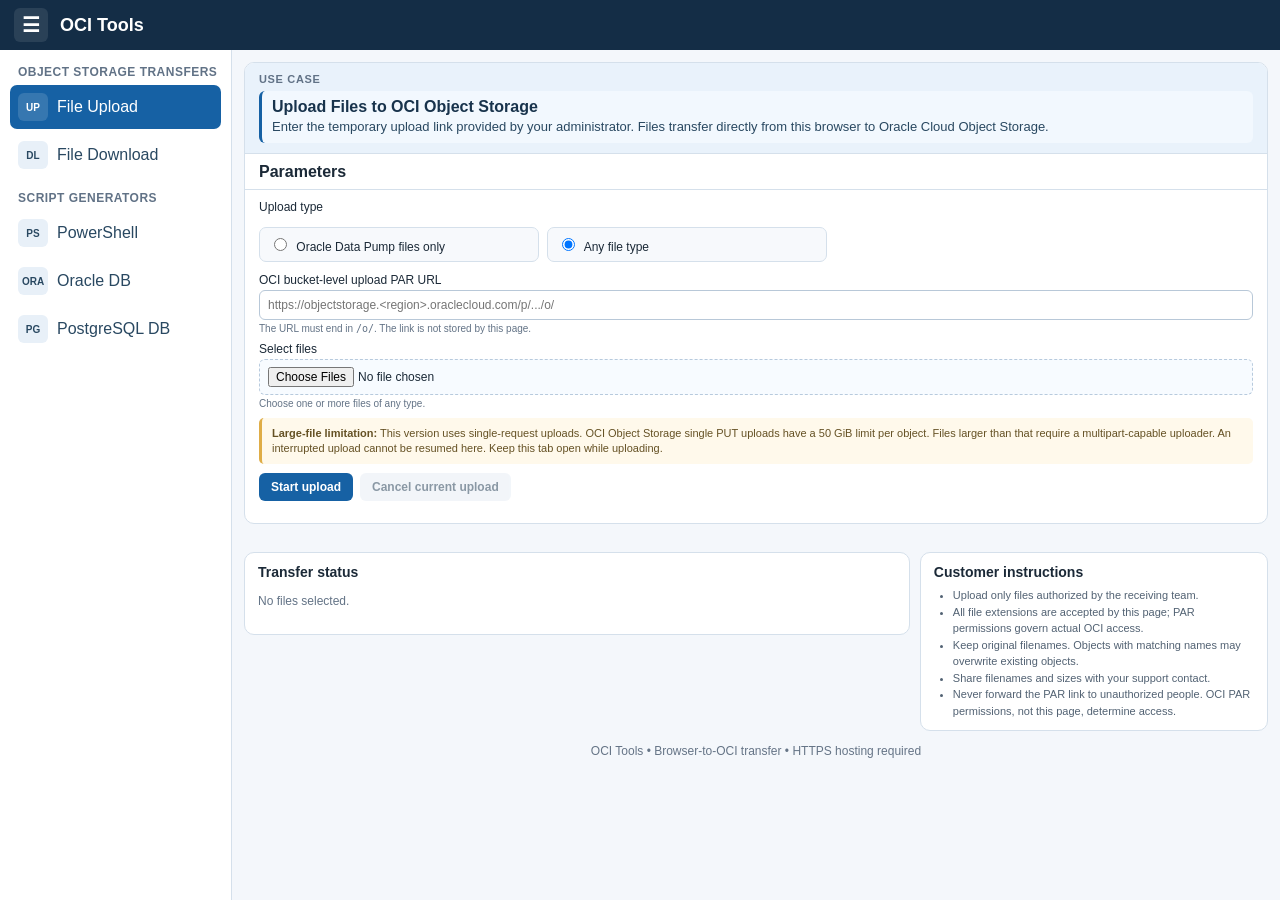
<file: index.html>
<!doctype html>
<html lang="en"><head><meta charset="utf-8"><meta name="viewport" content="width=device-width,initial-scale=1"><title>OCI Tools</title><meta http-equiv="refresh" content="0; url=file-uploads/"><script>location.replace('file-uploads/')</script></head><body><p>Opening <a href="file-uploads/">OCI Tools</a>…</p></body></html>
</file>
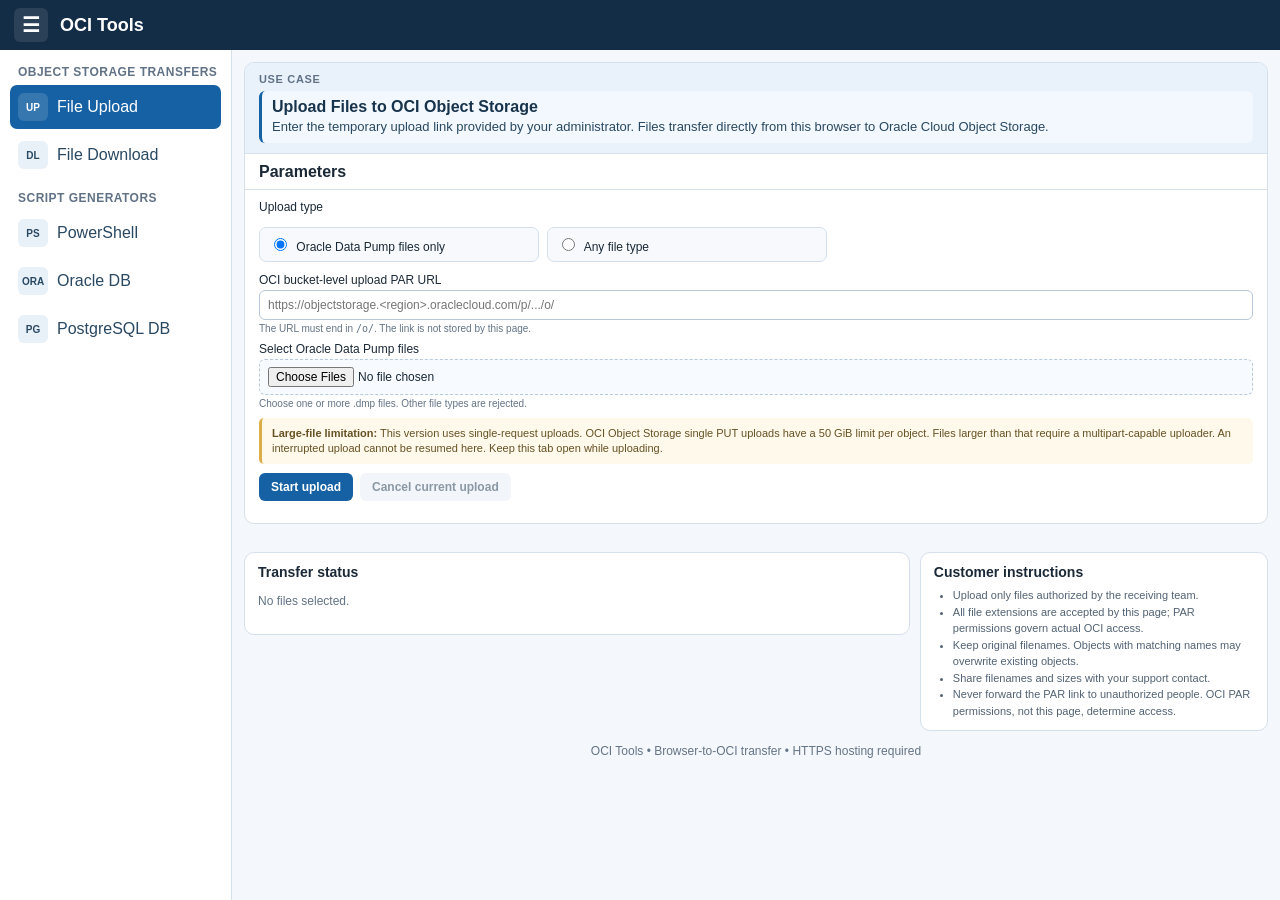
<file: dump-upload/index.html>
<!doctype html>
<html lang="en"><head><meta charset="utf-8"><meta name="viewport" content="width=device-width,initial-scale=1"><title>OCI Tools | File Upload</title><meta http-equiv="refresh" content="0; url=../file-uploads/?mode=dump"><script>location.replace('../file-uploads/?mode=dump')</script></head><body><p>Opening <a href="../file-uploads/?mode=dump">dump-file upload</a>…</p></body></html>
</file>
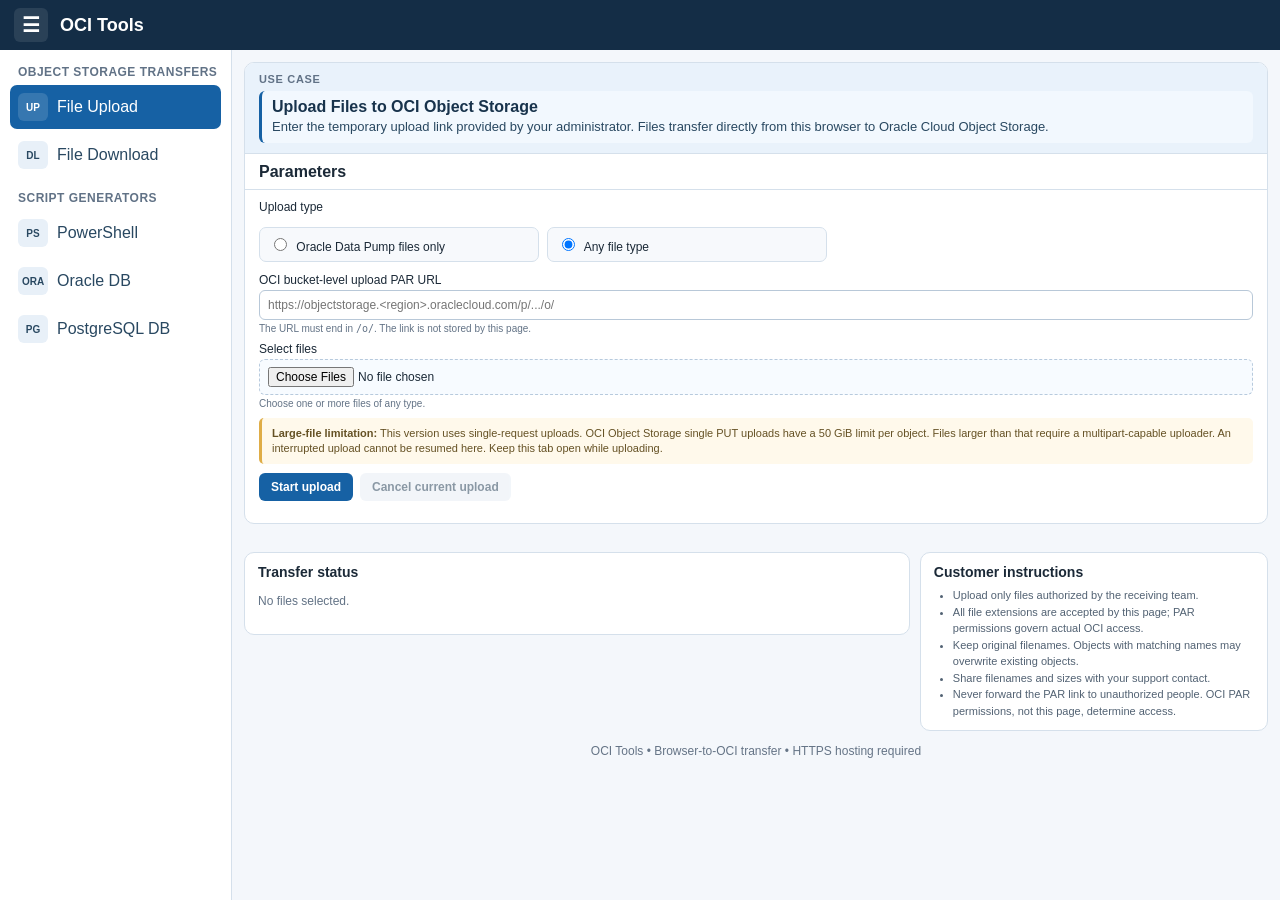
<file: file-uploads/index.html>
<!DOCTYPE html>
<html lang="en"><head><meta charset="utf-8"><meta name="viewport" content="width=device-width,initial-scale=1"><title>OCI Tools | File Uploads</title><style>
:root{font-family:Inter,Segoe UI,Arial,sans-serif;color:#1b2937;background:#f4f7fb}*{box-sizing:border-box}body{margin:0}.top{background:#142d46;color:white;padding:23px max(22px,calc((100vw - 850px)/2))}.brand{font-size:24px;font-weight:750;letter-spacing:.3px}.top small{color:#c9d7e4}.wrap{max-width:850px;margin:28px auto;padding:0 16px}.panel{background:white;border:1px solid #dce5ef;border-radius:14px;padding:26px;box-shadow:0 8px 25px #17344d0c;margin-bottom:18px}h1{font-size:23px;margin:0 0 8px}h2{font-size:17px;margin:0 0 12px}p{color:#526273;line-height:1.55}label{display:block;font-weight:650;margin:15px 0 7px;font-size:14px}input[type=url]{width:100%;padding:13px;border:1px solid #b8c8d8;border-radius:8px;font-size:14px}input:focus{outline:2px solid #4d9dd6}input[type=file]{width:100%;padding:18px;border:2px dashed #b7cadd;border-radius:9px;background:#f7fbff}.hint{font-size:12px;color:#637386;margin:7px 0}.note{border-left:3px solid #dfad47;background:#fff9eb;padding:12px 14px;color:#655124;border-radius:5px;font-size:13px;margin-top:18px}.actions{display:flex;gap:10px;flex-wrap:wrap;margin-top:20px}button{border:0;border-radius:8px;padding:12px 19px;background:#1661a4;color:white;font-weight:650;cursor:pointer}button.secondary{background:#e6edf5;color:#18334c}button:disabled{opacity:.5;cursor:not-allowed}.file{border:1px solid #e2e9f1;border-radius:9px;padding:13px;margin-top:10px}.filetop{display:flex;justify-content:space-between;gap:12px;word-break:break-word}.muted{color:#637386;font-size:12px}.bar{height:8px;background:#e6edf4;border-radius:9px;margin:10px 0;overflow:hidden}.fill{height:100%;background:#247ab8;width:0%;transition:width .2s}.status{font-size:12px;color:#536a7e;white-space:pre-wrap}.success{color:#137147}.error{color:#af3232}.footer{font-size:12px;color:#657486;text-align:center;padding:8px 0 24px}code{overflow-wrap:anywhere}ul{color:#526273;line-height:1.65}@media(max-width:600px){.panel{padding:18px}.top{padding:18px}}
</style></head><body><header class="top"><a href="../" style="color:white;text-decoration:none">← All tools</a><br><div class="brand">OCI Tools <span style="font-weight:400">| File Uploads</span></div><small>General-purpose OCI file transfer utility</small></header><main class="wrap"><section class="panel"><h1>Upload Files to OCI Object Storage</h1><p>Enter the temporary upload link provided by your administrator. Files transfer directly from this browser to Oracle Cloud Object Storage.</p><label for="par">OCI bucket-level upload PAR URL</label><input id="par" type="url" autocomplete="off" spellcheck="false" placeholder="https://objectstorage.<region>.oraclecloud.com/p/.../o/"><div class="hint">The URL must end in <code>/o/</code>. The link is not stored by this page.</div><label for="files">Select files</label><input id="files" type="file" multiple><div class="hint">Choose one or more files to upload.</div><div class="note"><b>Large-file limitation:</b> This version uses single-request uploads. OCI Object Storage single PUT uploads have a 50 GiB limit per object. Files larger than that require a multipart-capable uploader. An interrupted upload cannot be resumed here. Keep this tab open while uploading.</div><div class="actions"><button id="start">Start upload</button><button id="cancel" class="secondary" disabled>Cancel current upload</button></div><p id="summary" class="status" role="status" aria-live="polite"></p></section><section class="panel"><h2>Transfer status</h2><div id="items"><p class="muted">No files selected.</p></div></section><section class="panel"><h2>Customer instructions</h2><ul><li>Upload only files authorized by the receiving team.</li><li>All file extensions are accepted by this page; PAR permissions govern actual OCI access.</li><li>Keep original filenames. Objects with matching names may overwrite existing objects.</li><li>Share filenames and sizes with your support contact.</li><li>Never forward the PAR link to unauthorized people. OCI PAR permissions, not this page, determine access.</li></ul></section><div class="footer">OCI Tools • Browser-to-OCI transfer • HTTPS hosting required</div></main><script>
(()=>{'use strict';const $=id=>document.getElementById(id),MAX=50*1024**3;let current=null,busy=false;const human=n=>n>=1024**3?(n/1024**3).toFixed(2)+' GiB':(n/1024**2).toFixed(1)+' MiB';function safe(s){return s.replace(/[&<>"']/g,c=>({'&':'&amp;','<':'&lt;','>':'&gt;','"':'&quot;',"'":'&#39;'}[c]));}function validPAR(s){try{const u=new URL(s);return u.protocol==='https:'&&/^objectstorage\.[a-z0-9-]+\.oraclecloud\.com$/i.test(u.hostname)&&/^\/p\/[^/]+\/n\/[^/]+\/b\/[^/]+\/o\/$/.test(u.pathname)&&!u.search&&!u.hash;}catch{return false;}}function list(){const fs=[...$('files').files];$('items').innerHTML=fs.length?fs.map((f,i)=>`<div class="file" id="item${i}"><div class="filetop"><strong>${safe(f.name)}</strong><span class="muted">${human(f.size)}</span></div><div class="bar"><div class="fill" id="fill${i}"></div></div><div class="status" id="stat${i}">Waiting</div></div>`).join(''):'<p class="muted">No files selected.</p>';}$('files').addEventListener('change',list);function status(i,t,cls=''){const el=$('stat'+i);if(el){el.textContent=t;el.className='status '+cls;}}function send(file,url,i){return new Promise((resolve,reject)=>{const x=new XMLHttpRequest();current=x;let start=Date.now();x.open('PUT',url,true);x.timeout=0;x.setRequestHeader('Content-Type','application/octet-stream');x.upload.onprogress=e=>{if(!e.lengthComputable)return;const p=Math.min(100,Math.round(100*e.loaded/e.total));$('fill'+i).style.width=p+'%';const secs=Math.max(1,(Date.now()-start)/1000),speed=e.loaded/secs;status(i,`${p}% • ${human(e.loaded)} / ${human(e.total)} • ${human(speed)}/s`);};x.onload=()=>x.status>=200&&x.status<300?resolve():reject(new Error('HTTP '+x.status+' — check PAR expiry, permissions, CORS and object size'));x.onerror=()=>reject(new Error('Network/CORS error — check OCI bucket CORS rules and PAR permissions'));x.onabort=()=>reject(new Error('Cancelled'));x.send(file);});}$('cancel').onclick=()=>current?.abort();$('start').onclick=async()=>{if(busy)return;const par=$('par').value.trim(),fs=[...$('files').files];if(!validPAR(par)){alert('Enter a valid OCI bucket-level PAR ending in /o/.');return;}if(!fs.length){alert('Select one or more .dmp files.');return;}if(fs.some(f=>f.size===0)){alert('Empty files are not accepted.');return;}if(fs.some(f=>f.size>MAX)){alert('At least one file exceeds 50 GiB. Use a multipart upload tool for that file.');return;}if(new Set(fs.map(f=>f.name)).size!==fs.length){alert('Duplicate filenames selected. Rename the files before uploading.');return;}busy=true;$('start').disabled=true;$('cancel').disabled=false;$('files').disabled=true;$('par').disabled=true;list();let completed=0;for(let i=0;i<fs.length;i++){try{status(i,'Uploading…');await send(fs[i],par+encodeURIComponent(fs[i].name),i);$('fill'+i).style.width='100%';status(i,'Uploaded successfully','success');completed++;}catch(e){status(i,'Failed: '+e.message,'error');$('summary').textContent=`${completed} of ${fs.length} uploaded. Upload stopped. Check errors before retrying.`;break;}finally{current=null;}}if(completed===fs.length)$('summary').textContent=`All ${completed} file(s) uploaded successfully. Confirm object names and sizes with the receiving team.`;busy=false;$('start').disabled=false;$('cancel').disabled=true;$('files').disabled=false;$('par').disabled=false;};})();
</script><script src="../app-shell.js" data-page="file-uploads"></script><script src="upload-mode.js"></script></body></html>
</file>
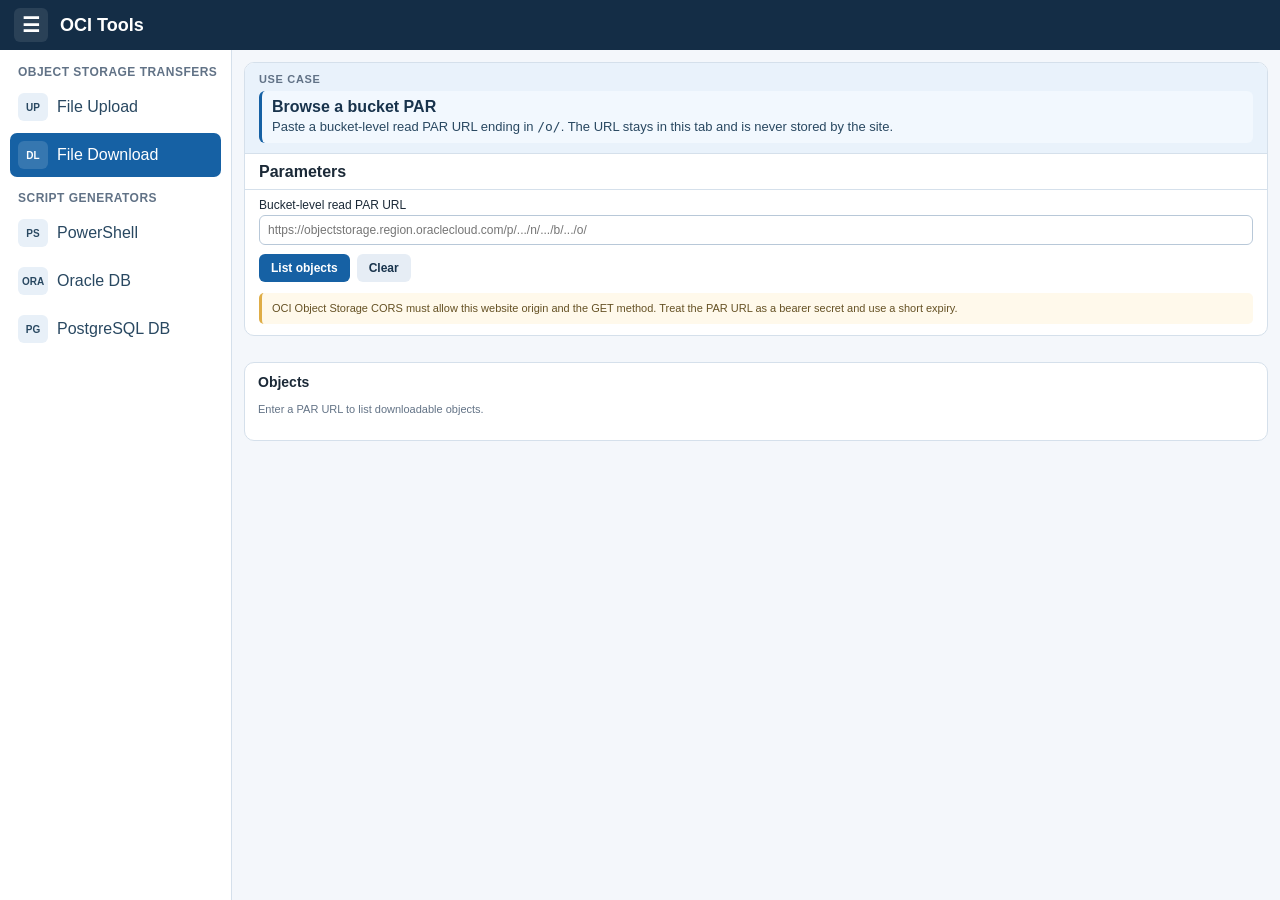
<file: par-download/index.html>
<!doctype html>
<html lang="en"><head><meta charset="utf-8"><meta name="viewport" content="width=device-width,initial-scale=1"><title>OCI Tools | PAR Download</title><style>
:root{font-family:Inter,Segoe UI,Arial,sans-serif;color:#1b2937;background:#f4f7fb}*{box-sizing:border-box}body{margin:0}.top{background:#142d46;color:#fff;padding:22px max(20px,calc((100vw - 900px)/2))}.top a{color:#fff;text-decoration:none}.brand{font-size:24px;font-weight:750;margin-top:7px}.wrap{max-width:900px;margin:28px auto;padding:0 16px}.panel{background:#fff;border:1px solid #dce5ef;border-radius:14px;padding:24px;margin-bottom:16px;box-shadow:0 8px 25px #17344d0c}h1{font-size:23px;margin:0 0 8px}p{color:#526273;line-height:1.55}label{display:block;font-weight:650;margin:14px 0 6px}input{width:100%;padding:12px;border:1px solid #b8c8d8;border-radius:8px;font:inherit}button,.download{display:inline-block;border:0;border-radius:8px;padding:10px 15px;background:#1661a4;color:#fff;font-weight:650;cursor:pointer;text-decoration:none}.secondary{background:#e6edf5;color:#18334c}.actions{display:flex;gap:8px;flex-wrap:wrap;margin-top:14px}.note{border-left:3px solid #dfad47;background:#fff9eb;padding:11px 13px;color:#655124;border-radius:5px;font-size:13px}.file{display:grid;grid-template-columns:1fr auto;gap:12px;align-items:center;border-top:1px solid #e2e9f1;padding:12px 0}.name{font-weight:650;overflow-wrap:anywhere}.meta,.status{font-size:12px;color:#637386}.error{color:#af3232}@media(max-width:600px){.file{grid-template-columns:1fr}.panel{padding:18px}}
</style></head><body><header class="top"><a href="../">← All tools</a><div class="brand">OCI Tools | PAR Download</div><div>Download objects through a temporary OCI Pre-Authenticated Request</div></header><main class="wrap"><section class="panel"><h1>Browse a bucket PAR</h1><p>Paste a bucket-level read PAR URL ending in <code>/o/</code>. The URL stays in this tab and is never stored by the site.</p><label for="par">Bucket-level read PAR URL</label><input id="par" type="url" autocomplete="off" spellcheck="false" placeholder="https://objectstorage.region.oraclecloud.com/p/.../n/.../b/.../o/"><div class="actions"><button id="list">List objects</button><button id="clear" class="secondary">Clear</button></div><p id="status" class="status" role="status" aria-live="polite"></p><div class="note">OCI Object Storage CORS must allow this website origin and the GET method. Treat the PAR URL as a bearer secret and use a short expiry.</div></section><section class="panel"><h1>Objects</h1><div id="objects"><p class="status">Enter a PAR URL to list downloadable objects.</p></div></section></main><script>
(()=>{'use strict';const $=id=>document.getElementById(id),esc=s=>String(s).replace(/[&<>"']/g,c=>({'&':'&amp;','<':'&lt;','>':'&gt;','"':'&quot;',"'":'&#39;'}[c])),human=n=>n>=1073741824?(n/1073741824).toFixed(2)+' GiB':n>=1048576?(n/1048576).toFixed(1)+' MiB':n>=1024?(n/1024).toFixed(1)+' KiB':n+' B';
function valid(s){try{const u=new URL(s);return u.protocol==='https:'&&/\.oraclecloud\.com$/i.test(u.hostname)&&u.pathname.endsWith('/o/')}catch{return false}}
function objectUrl(base,name){return base+name.split('/').map(encodeURIComponent).join('/')}
$('list').onclick=async()=>{const par=$('par').value.trim();if(!valid(par)){ $('status').textContent='Enter a valid HTTPS bucket PAR ending in /o/.';$('status').className='status error';return }$('status').textContent='Loading objects…';$('status').className='status';$('objects').innerHTML='';try{let start='',items=[];do{const url=par+(start?'?start='+encodeURIComponent(start):'');const r=await fetch(url,{method:'GET'});if(!r.ok)throw new Error('HTTP '+r.status);const data=await r.json();items.push(...(data.objects||[]));start=data.nextStartWith||''}while(start&&items.length<5000);$('objects').innerHTML=items.length?items.map(o=>`<div class="file"><div><div class="name">${esc(o.name)}</div><div class="meta">${human(Number(o.size)||0)}${o.timeCreated?' • '+esc(o.timeCreated):''}</div></div><a class="download" href="${esc(objectUrl(par,o.name))}" target="_blank" rel="noopener">Download</a></div>`).join(''):'<p class="status">No objects found.</p>';$('status').textContent=`${items.length} object(s) found${items.length>=5000?' (display limit reached)':''}.`}catch(e){$('status').textContent='Unable to list objects: '+e.message+'. Check PAR permissions, expiry, and OCI CORS.';$('status').className='status error';$('objects').innerHTML='<p class="status">No objects loaded.</p>'}};
$('clear').onclick=()=>{$('par').value='';$('status').textContent='';$('objects').innerHTML='<p class="status">Enter a PAR URL to list downloadable objects.</p>'};})();
</script><script src="../app-shell.js" data-page="par-download"></script></body></html>
</file>
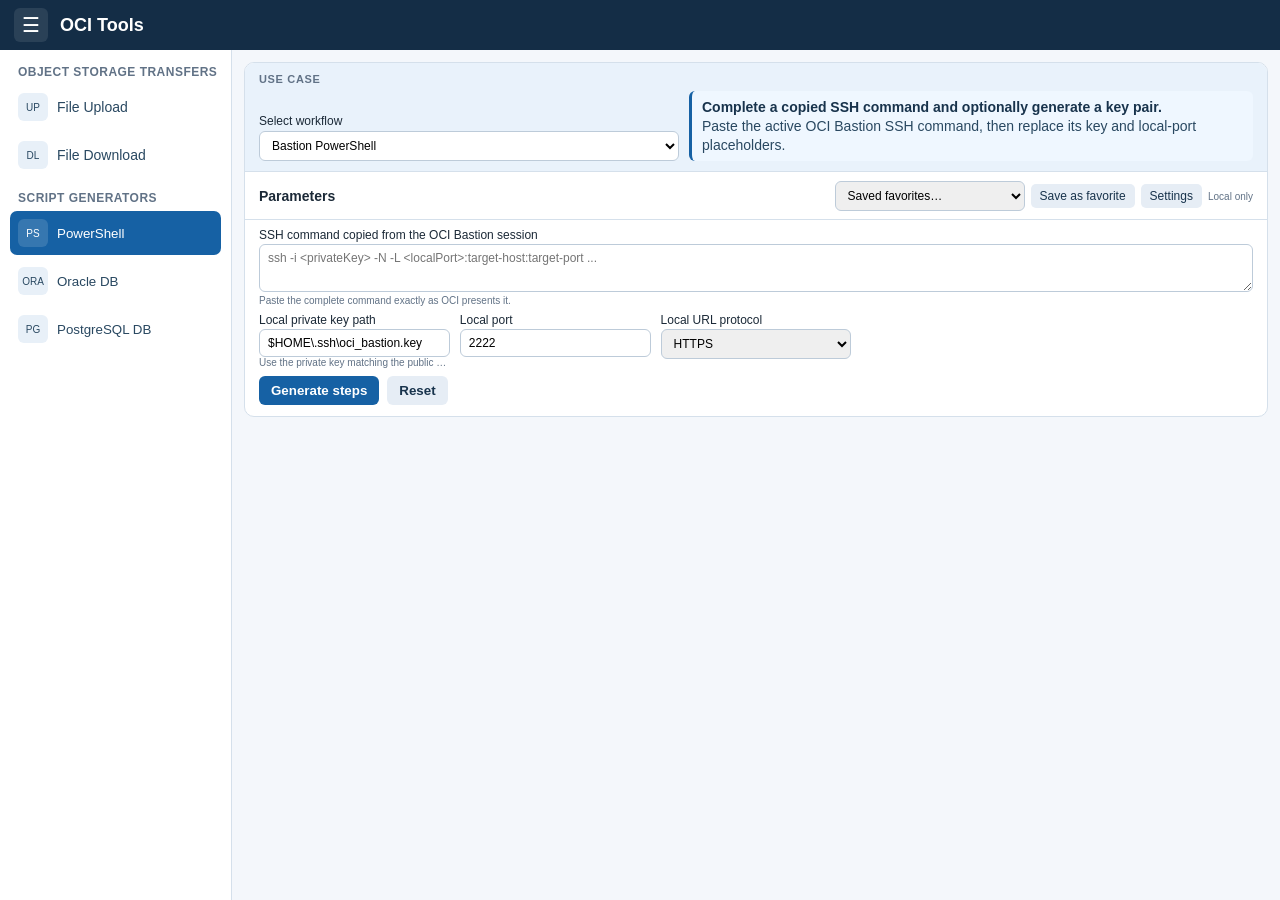
<file: script-generator/index.html>
<!doctype html>
<html lang="en"><head><meta charset="utf-8"><meta name="viewport" content="width=device-width,initial-scale=1"><title>OCI Tools | Script Generator</title><style>
:root{--bg:#f4f7fb;--panel:#fff;--text:#1b2937;--muted:#617286;--border:#d5e0eb;--accent:#1661a4;--nav:#142d46;--code:#101c29;--sidebar:232px}*{box-sizing:border-box}html,body{margin:0;min-height:100%;background:var(--bg);color:var(--text);font:14px Segoe UI,Arial}body:has(.results-dialog[open]){overflow:hidden}.appbar{height:50px;display:flex;align-items:center;gap:12px;padding:0 14px;background:var(--nav);color:#fff}.menu-toggle{width:34px;height:34px;border:0;border-radius:6px;background:#ffffff18;color:#fff;font-size:20px;cursor:pointer}.app-title{font-size:18px;font-weight:750;white-space:nowrap}.app-subtitle{color:#d8e5f1;white-space:nowrap;overflow:hidden;text-overflow:ellipsis}.shell{display:grid;grid-template-columns:var(--sidebar) minmax(0,1fr);min-height:calc(100vh - 50px);transition:grid-template-columns .18s ease}.sidebar{background:#fff;border-right:1px solid var(--border);padding:10px;overflow:hidden}.nav-group{margin-bottom:14px}.nav-label{margin:5px 8px 6px;color:var(--muted);font-size:12px;font-weight:700;text-transform:uppercase;letter-spacing:.04em;white-space:nowrap}.category-tabs,.transfer-nav{display:grid;gap:4px}.category-tab,.transfer-nav a{display:flex;align-items:center;gap:9px;width:100%;padding:8px;border:0;border-radius:7px;background:transparent;color:#294861;font-weight:400;text-align:left;text-decoration:none;cursor:pointer;white-space:nowrap}.category-tab:hover,.transfer-nav a:hover{background:#edf3f9}.category-tab.active{background:var(--accent);color:#fff}.nav-icon{display:inline-grid;place-items:center;flex:0 0 30px;height:28px;border-radius:6px;background:#e8f0f8;color:#294861;font-size:10px}.category-tab.active .nav-icon{background:#ffffff24;color:#fff}.workspace{min-width:0;padding:12px}.panel{background:#fff;border:1px solid var(--border);border-radius:10px;overflow:hidden}.usecase-header{padding:10px 14px;background:#fbfcfe;border-bottom:1px solid var(--border)}.section-label{margin-bottom:6px;color:var(--muted);font-size:11px;font-weight:750;text-transform:uppercase;letter-spacing:.06em}.parameters{padding:9px 14px 11px}.parameter-title{margin:0 -14px 8px;padding:0 14px 8px;border-bottom:1px solid var(--border);font-weight:700}.usecase-row{display:grid;grid-template-columns:minmax(220px,420px) 1fr;gap:10px;align-items:end}.usecase-row label{font-size:12px!important;font-weight:400!important}.usecase-select{font-size:12px;font-weight:400;background:#fff}.guide{margin:0;padding:7px 10px;background:#eff7ff;border-left:3px solid var(--accent);border-radius:6px;color:#294861;line-height:1.32}.guide b{display:block;color:#18334c;margin-bottom:1px}.empty-category{margin:12px;padding:24px;text-align:center;background:#f7f9fc;border:1px dashed #bdcbd9;border-radius:7px;color:var(--muted)}#fields{display:grid;grid-template-columns:repeat(auto-fit,minmax(165px,1fr));gap:7px 10px}.grid2{display:contents}.field{min-width:0;margin:0}.field:has(textarea),.field:has(#uri){grid-column:1/-1}.field label{display:block;font-weight:400;font-size:12px;margin-bottom:2px;white-space:nowrap;overflow:hidden;text-overflow:ellipsis}input,textarea,select{width:100%;padding:6px 8px;border:1px solid #bdcbd9;border-radius:6px;font-size:12px;font-weight:400;font-family:inherit}textarea{min-height:48px;resize:vertical}.hint{font-size:10px;color:var(--muted);white-space:nowrap;overflow:hidden;text-overflow:ellipsis}.actions{display:flex;gap:8px;flex-wrap:wrap;margin-top:8px}button.action,.copy{border:0;border-radius:6px;padding:7px 12px;background:var(--accent);color:#fff;font-weight:650;cursor:pointer}.secondary,.copy{background:#e6edf5!important;color:#18334c!important}.sidebar-collapsed{--sidebar:58px}.sidebar-collapsed .nav-text,.sidebar-collapsed .nav-label{display:none}.sidebar-collapsed .category-tab,.sidebar-collapsed .transfer-nav a{padding:7px 4px;justify-content:center}.results-dialog{width:min(1100px,calc(100vw - 28px));max-height:calc(100vh - 28px);padding:0;border:1px solid var(--border);border-radius:12px;color:var(--text);box-shadow:0 20px 60px #07182755}.results-dialog::backdrop{background:#10243a99}.dialog-shell{display:flex;flex-direction:column;max-height:calc(100vh - 30px);background:var(--panel)}.dialog-head{display:flex;align-items:center;gap:8px;padding:10px 14px;border-bottom:1px solid var(--border)}.dialog-head strong{margin-right:auto;font-size:16px}.dialog-body{overflow:auto;overscroll-behavior:contain}.output{padding:14px}.summary,.warn{padding:10px;border-radius:7px;margin-bottom:10px}.summary{background:#eff7ff}.warn{background:#fff7e6;border-left:3px solid #d89516}.step{border:1px solid var(--border);border-radius:8px;overflow:hidden;margin-bottom:10px}.sh{display:flex;justify-content:space-between;align-items:center;padding:8px 10px;background:#f7f9fc}.copy{padding:5px 8px;font-size:11px}pre{margin:0;background:var(--code);color:#edf4fb;padding:13px;white-space:pre-wrap;word-break:break-word;font:12px Consolas,monospace}.hidden{display:none}@media(max-width:760px){:root{--sidebar:58px}.nav-text,.nav-label{display:none}.category-tab,.transfer-nav a{padding:7px 4px;justify-content:center}.app-subtitle{display:none}.usecase-row{grid-template-columns:1fr}.guide{margin-top:0}#fields{grid-template-columns:1fr 1fr}}@media(max-width:500px){#fields{grid-template-columns:1fr}.dialog-head{flex-wrap:wrap}}
</style></head><body><header class="appbar"><button id="menuToggle" class="menu-toggle" aria-label="Collapse navigation" title="Collapse navigation">☰</button><div class="app-title">OCI Tools</div><div class="app-subtitle">Object Storage transfers and database runbooks</div></header><div id="appShell" class="shell"><aside class="sidebar"><section class="nav-group"><div class="nav-label">Object Storage Transfers</div><nav class="transfer-nav"><a href="../dump-upload/"><span class="nav-icon">DMP</span><span class="nav-text">Data Pump Upload</span></a><a href="../file-uploads/"><span class="nav-icon">UP</span><span class="nav-text">File Upload</span></a><a href="../par-download/"><span class="nav-icon">DL</span><span class="nav-text">PAR Download</span></a></nav></section><section class="nav-group"><div class="nav-label">Script Generators</div><nav class="category-tabs" role="tablist" aria-label="Script category"><button class="category-tab" data-category="powershell" role="tab"><span class="nav-icon">PS</span><span class="nav-text">PowerShell</span></button><button class="category-tab" data-category="oracle" role="tab"><span class="nav-icon">ORA</span><span class="nav-text">Oracle DB</span></button><button class="category-tab" data-category="postgres" role="tab"><span class="nav-icon">PG</span><span class="nav-text">PostgreSQL DB</span></button></nav></section></aside><main class="workspace"><section class="panel"><div id="generatorForm"><div class="usecase-header"><div class="section-label">Use case</div><div class="usecase-row"><div><label for="usecase" style="display:block;font-weight:700;margin-bottom:3px">Select workflow</label><select id="usecase" class="usecase-select"></select></div><div id="guide" class="guide"></div></div></div><div class="parameters"><div class="parameter-title">Parameters</div><div id="fields"></div><div class="actions"><button class="action" id="generate">Generate steps</button><button class="action secondary" id="reset">Reset</button></div></div></div><div id="emptyCategory" class="empty-category hidden"><b>PostgreSQL DB generators are coming next.</b><br>Add the required PostgreSQL workflows here without mixing them with Oracle commands.</div></section></main></div><dialog id="resultsDialog" class="results-dialog" aria-labelledby="resultsTitle"><div class="dialog-shell"><div class="dialog-head"><strong id="resultsTitle">Generated steps</strong><button class="action secondary" id="copyAll">Copy all</button><button class="action secondary" id="closeResults" aria-label="Close generated steps">Close</button></div><div id="result" class="dialog-body"></div></div></dialog><script>
const enhancements=document.createElement('link');enhancements.rel='stylesheet';enhancements.href='enhancements.css';document.head.append(enhancements);
const cases=[
 ['bastion','Bastion PowerShell','Complete a copied SSH command and optionally generate a key pair.','powershell'],
 ['createPar','Create Object Storage PAR','Generate an OCI CLI command for a time-limited Pre-Authenticated Request.','powershell'],
 ['dbmsCredential','Create DBMS_CLOUD credential','Store OCI credentials for DBMS_CLOUD operations.','oracle'],
 ['bucketDbms','Object Storage ↔ database directory','Transfer one file in either direction with DBMS_CLOUD.','oracle'],
 ['exportDump','Export Oracle schema','Export one same-named user/schema using either storage method.','oracle'],
 ['importDump','Import Oracle schema','Import one same-named user/schema using either storage method.','oracle'],
 ['createUser','Create Oracle user and schema','Create a same-named user/schema without ANY privileges.','oracle'],
 ['pgCreateUser','Create PostgreSQL role and schema','Create a login role and exclusively owned same-named schema.','postgres'],
 ['pgExport','Export PostgreSQL schema or database','Create a custom-format dump for one schema or database.','postgres'],
 ['pgImport','Import PostgreSQL schema or database','Restore an archive as the same-named schema role.','postgres'],
 ['pgOwnership','Fix PostgreSQL schema ownership','Assign one schema and its objects to its same-named role.','postgres']
];
const common=`<div class="grid2"><div class="field"><label>ADB service</label><input id="service" placeholder="mydb_high"></div><div class="field"><label>Admin user</label><input id="admin" value="admin"></div></div><div class="grid2"><div class="field"><label>Password placeholder</label><input id="password" value="&lt;ADMIN_PASSWORD&gt;"></div><div class="field"><label>Directory (log location)</label><input id="directory" value="DATA_PUMP_DIR"></div></div><div class="grid2"><div class="field"><label>Parallel (optional; default 1)</label><input id="parallel" type="number" min="1" placeholder="Leave blank for 1"></div><div class="field"><label>Include metrics</label><select id="metrics"><option value="YES" selected>Yes</option><option value="NO">No</option></select></div></div>`;
const guides={bastion:'Paste the active OCI Bastion SSH command, then replace its key and local-port placeholders.',createPar:'Creates a bucket-level or object-level PAR. Securely save the returned access URI because it is shown only at creation.',dbmsCredential:'Creates a named DBMS_CLOUD credential from an OCI username and authentication token.',bucketDbms:'Choose download to copy an object into a database directory, or upload to send a directory file to Object Storage.',exportDump:'Exports one or more Oracle schemas. Direct export requires a named Object Storage credential; PAR URLs are read-oriented and are not supported by expdp.',importDump:'Imports one or more Oracle schemas. Choose PAR URL to generate the required CREDENTIAL=NULL parameter.',createUser:'Oracle users own their same-named schemas. This script avoids ANY privileges and limits quota to one tablespace.',pgCreateUser:'Creates one LOGIN role and one same-named schema owned by that role.',pgExport:'Exports one same-named role/schema or the selected database using custom archive format.',pgImport:'Restores without source ownership and runs as the target role so restored objects have the intended owner.',pgOwnership:'Changes ownership only inside the selected same-named schema; it does not use cluster-wide REASSIGN OWNED.'};
const objectFields=`<div class="field"><label>Object Storage URI</label><input id="uri" placeholder="https://objectstorage.region.oraclecloud.com/n/namespace/b/bucket/o/export.dmp"></div><div class="field"><label>Dump file name</label><input id="dump" value="export.dmp"></div>`;
const pgConnection=`<div class="field"><label>Host</label><input id="pghost" value="localhost"></div><div class="field"><label>Port</label><input id="pgport" type="number" value="5432"></div><div class="field"><label>Database</label><input id="pgdb" placeholder="appdb"></div><div class="field"><label>Administrator</label><input id="pgadmin" value="postgres"></div>`;
const forms={
 bastion:`<div class="field"><label>SSH command copied from the OCI Bastion session</label><textarea id="ssh" placeholder='ssh -i &lt;privateKey&gt; -N -L &lt;localPort&gt;:target-host:target-port ...'></textarea><div class="hint">Paste the complete command exactly as OCI presents it.</div></div><div class="field"><label>Local private key path</label><input id="key" value="$HOME\\.ssh\\oci_bastion.key"><div class="hint">Use the private key matching the public key already registered with the Bastion session.</div></div><div class="grid2"><div class="field"><label>Local port</label><input id="localPort" type="number" min="1" max="65535" value="2222"></div><div class="field"><label>Local URL protocol</label><select id="protocol"><option value="https" selected>HTTPS</option><option value="http">HTTP</option></select></div></div>`,
 createPar:`<div class="field"><label>Namespace</label><input id="namespace" placeholder="mytenancynamespace"></div><div class="field"><label>Bucket</label><input id="bucket" placeholder="my-bucket"></div><div class="field"><label>PAR name</label><input id="parName" value="temporary-transfer"></div><div class="field"><label>Access type</label><select id="accessType"><option>AnyObjectRead</option><option>AnyObjectWrite</option><option>AnyObjectReadWrite</option><option>ObjectRead</option><option>ObjectWrite</option><option>ObjectReadWrite</option></select></div><div class="field"><label>Expires (RFC 3339 UTC)</label><input id="expires" placeholder="2026-12-31T23:59:59Z"></div><div class="field"><label>Object name (object access only)</label><input id="objectName" placeholder="folder/file.dmp"></div><div class="field"><label>Bucket listing</label><select id="listing"><option value="Deny">Deny</option><option value="ListObjects">List objects</option></select></div>`,
 dbmsCredential:`<div class="field"><label>Credential name</label><input id="credential" placeholder="OCI_CREDENTIAL"></div><div class="field"><label>OCI username</label><input id="ociUser" placeholder="oracleidentitycloudservice/user@example.com"></div><div class="field"><label>Authentication token placeholder</label><input id="authToken" value="&lt;OCI_AUTH_TOKEN&gt;"></div>`,
 bucketDbms:`<div class="field"><label>Direction</label><select id="direction"><option value="download">Object Storage → database directory</option><option value="upload">Database directory → Object Storage</option></select></div><div class="field"><label>DBMS_CLOUD credential</label><input id="credential" value="OCI$RESOURCE_PRINCIPAL"></div><div class="field"><label>Directory</label><input id="directory" value="DATA_PUMP_DIR"></div>`+objectFields,
 exportDump:common+`<div class="field"><label>Destination</label><select id="storageMode"><option value="object">Directly to Object Storage</option><option value="dbms">Database directory, then DBMS_CLOUD upload</option></select></div><div class="field"><label>Object Storage credential</label><input id="credential" value="OCI$RESOURCE_PRINCIPAL"></div>`+objectFields+`<div class="field"><label>Schemas (comma separated)</label><input id="schemaUser" placeholder="APPUSER,HOBIOMETRIC"></div><div class="field"><label>Compression</label><select id="compression"><option value="ALL" selected>ALL</option><option value="METADATA_ONLY">METADATA_ONLY</option><option value="DATA_ONLY">DATA_ONLY</option><option value="NONE">NONE</option></select></div>`,
 importDump:common+`<div class="field"><label>Source</label><select id="storageMode"><option value="object">Directly from Object Storage</option><option value="dbms">DBMS_CLOUD download, then directory import</option></select></div><div class="field"><label>Object authentication</label><select id="authMode"><option value="credential">Named DBMS_CLOUD credential</option><option value="par">Pre-Authenticated Request (PAR) URL</option></select></div><div class="field"><label>DBMS_CLOUD credential</label><input id="credential" value="OCI$RESOURCE_PRINCIPAL"></div>`+objectFields+`<div class="field"><label>Schemas (comma separated)</label><input id="schemaUser" placeholder="MPCAPP,HOBIOMETRIC"></div><div class="field"><label>Tablespace remaps (one SOURCE:TARGET per line)</label><textarea id="remapTablespaces" placeholder="PROFITPLUS:DATA&#10;USERS:DATA"></textarea></div><div class="field"><label>Existing tables</label><select id="tableExists"><option value="">Default (SKIP)</option><option value="REPLACE">REPLACE</option><option value="TRUNCATE">TRUNCATE</option><option value="APPEND">APPEND</option></select></div>`,
 createUser:`<div class="field"><label>User / schema</label><input id="dbuser" placeholder="APPUSER"></div><div class="field"><label>Password placeholder</label><input id="userpwd" value="&lt;STRONG_PASSWORD&gt;"></div><div class="field"><label>Profile</label><input id="profile" value="DEFAULT"></div><div class="field"><label>Default tablespace</label><input id="tablespace" value="DATA"></div><div class="field"><label>Temporary tablespace</label><input id="temp" value="TEMP"></div><div class="field"><label>Quota</label><input id="quota" value="UNLIMITED"></div>`,
 pgCreateUser:pgConnection+`<div class="field"><label>Role / schema</label><input id="pguser" placeholder="appuser"></div><div class="field"><label>Password placeholder</label><input id="pgpwd" value="&lt;STRONG_PASSWORD&gt;"></div>`,
 pgExport:pgConnection+`<div class="field"><label>Export scope</label><select id="pgscope"><option value="schema">One schema</option><option value="database">Entire database</option></select></div><div class="field"><label>Role / schema</label><input id="pguser" placeholder="appuser"></div><div class="field"><label>Output archive</label><input id="pgfile" value="app_export.dump"></div>`,
 pgImport:pgConnection+`<div class="field"><label>Import scope</label><select id="pgscope"><option value="schema">One schema</option><option value="database">Entire database</option></select></div><div class="field"><label>Target role / schema</label><input id="pguser" placeholder="appuser"></div><div class="field"><label>Input archive</label><input id="pgfile" value="app_export.dump"></div>`,
 pgOwnership:pgConnection+`<div class="field"><label>Target role / schema</label><input id="pguser" placeholder="appuser"></div>`
};
const DB_NAME='oci-tools-settings',DB_VERSION=1,SENSITIVE_IDS=new Set(['password','userpwd','pgpwd','authToken']);let draftTimer;
function openSettingsDb(){return new Promise((resolve,reject)=>{const request=indexedDB.open(DB_NAME,DB_VERSION);request.onupgradeneeded=()=>{const db=request.result;if(!db.objectStoreNames.contains('drafts'))db.createObjectStore('drafts',{keyPath:'id'});if(!db.objectStoreNames.contains('favorites'))db.createObjectStore('favorites',{keyPath:'id'})};request.onsuccess=()=>resolve(request.result);request.onerror=()=>reject(request.error)})}
async function dbAction(store,mode,work){const db=await openSettingsDb();return new Promise((resolve,reject)=>{const tx=db.transaction(store,mode),request=work(tx.objectStore(store));request.onsuccess=()=>resolve(request.result);request.onerror=()=>reject(request.error);tx.oncomplete=()=>db.close()})}
function capturedValues(){const values={};document.querySelectorAll('#fields input,#fields select,#fields textarea').forEach(el=>{if(!el.id||SENSITIVE_IDS.has(el.id)||(el.id==='uri'&&el.value.includes('/p/')))return;values[el.id]=el.value});return values}
function applyValues(values={}){Object.entries(values).forEach(([id,value])=>{const el=$(id);if(el)el.value=value})}
async function saveDraft(caseId){try{await dbAction('drafts','readwrite',s=>s.put({id:caseId,values:capturedValues(),updatedAt:Date.now()}))}catch{} }
async function restoreDraft(caseId){try{const draft=await dbAction('drafts','readonly',s=>s.get(caseId));if(active===caseId&&draft)applyValues(draft.values)}catch{} }
async function refreshFavorites(){if(!$('favoriteSelect'))return;try{const rows=await dbAction('favorites','readonly',s=>s.getAll()),mine=rows.filter(x=>x.caseId===active).sort((a,b)=>a.name.localeCompare(b.name));$('favoriteSelect').innerHTML='<option value="">Saved favorites…</option>'+mine.map(x=>`<option value="${esc(x.id)}">${esc(x.name)}</option>`).join('')}catch{$('favoriteSelect').innerHTML='<option value="">Storage unavailable</option>'}}
function bindPersistence(caseId){restoreDraft(caseId);refreshFavorites();$('fields').oninput=$('fields').onchange=()=>{clearTimeout(draftTimer);draftTimer=setTimeout(()=>saveDraft(caseId),250)}}
const requestedCategory=new URLSearchParams(location.search).get('category');let category=['powershell','oracle','postgres'].includes(requestedCategory)?requestedCategory:'powershell',active=cases.find(c=>c[3]===category)?.[0]||'',all='';const $=id=>document.getElementById(id),v=id=>$(id)?.value.trim()||'',q=s=>`"${s.replace(/"/g,'`"')}"`,esc=s=>String(s).replace(/[&<>]/g,c=>({'&':'&amp;','<':'&lt;','>':'&gt;'}[c]));
function draw(){const available=cases.filter(c=>c[3]===category),hasCases=available.length>0;$('generatorForm').classList.toggle('hidden',!hasCases);$('emptyCategory').classList.toggle('hidden',hasCases);document.querySelectorAll('[data-category]').forEach(b=>{const selected=b.dataset.category===category;b.classList.toggle('active',selected);b.setAttribute('aria-selected',selected)});if(!hasCases)return;if(!available.some(c=>c[0]===active))active=available[0][0];const select=$('usecase');select.innerHTML=available.map(c=>`<option value="${c[0]}" ${c[0]===active?'selected':''}>${c[1]}</option>`).join('');$('guide').innerHTML=`<b>${cases.find(c=>c[0]===active)[2]}</b>${guides[active]}`;$('fields').innerHTML=forms[active];select.onchange=()=>{active=select.value;draw()};bindPersistence(active)}
function conn(){return `${v('admin')}/${v('password')}@${v('service')}`}function stamp(){return new Date().toISOString().slice(0,10).replaceAll('-','')}function S(t,w,c){return{t,w,c}}function sql(s){return s.replaceAll("'","''")}function oracleId(id){id=id.toUpperCase();if(!/^[A-Z][A-Z0-9_$#]*$/.test(id))throw Error('Use a valid unquoted Oracle identifier.');return id}function oracleList(value){const ids=value.split(',').map(x=>x.trim()).filter(Boolean);if(!ids.length)throw Error('Enter at least one schema.');return ids.map(oracleId).join(',')}function remapArgs(value){return value.split(/[\r\n,]+/).map(x=>x.trim()).filter(Boolean).map(pair=>{const parts=pair.split(':').map(x=>x.trim());if(parts.length!==2||!parts[0]||!parts[1])throw Error(`Invalid tablespace remap: ${pair}. Use SOURCE:TARGET.`);return `REMAP_TABLESPACE=${oracleId(parts[0])}:${oracleId(parts[1])}`}).join(' ')}function pgId(id){if(!/^[a-z_][a-z0-9_$]*$/.test(id))throw Error('Use a lowercase PostgreSQL identifier containing letters, numbers, underscores, or $.');return `"${id.replaceAll('"','""')}"`}function pgArgs(){return `-h ${q(v('pghost'))} -p ${v('pgport')} -U ${q(v('pgadmin'))} -d ${q(v('pgdb'))}`}
function generate(){let s=[],warn='Review every placeholder, identifier, target service, URI, privilege, and destructive operation before execution.';try{
 if(active==='bastion'){let cmd=v('ssh'),key=v('key'),port=v('localPort'),protocol=v('protocol');if(!cmd||!key||!port)throw Error('Paste the Bastion SSH command and complete all fields.');if(Number(port)<1||Number(port)>65535)throw Error('Local port must be between 1 and 65535.');cmd=cmd.replace(/<privateKey>|<private_key>|<private-key>|PRIVATE_KEY_PATH/gi,q(key)).replace(/<localPort>|<local_port>|<local-port>|LOCAL_PORT/gi,port);if(!/(^|\s)-i\s+/i.test(cmd))cmd=cmd.replace(/^ssh\s+/i,`ssh -i ${q(key)} `);s.push(S('Connect through OCI Bastion','PowerShell',cmd),S('Open the forwarded address','Browser or client',`${protocol}://localhost:${port}`));warn+=' Keep the private key local and leave the tunnel running.'}
 else if(active==='createPar'){let ns=v('namespace'),bucket=v('bucket'),name=v('parName'),access=v('accessType'),expires=v('expires'),object=v('objectName'),listing=v('listing');if(!ns||!bucket||!name||!expires)throw Error('Enter namespace, bucket, PAR name, and expiry.');if(access.startsWith('Object')&&!object)throw Error('Object-level access requires an object name.');let cmd=`oci os preauth-request create --namespace-name ${q(ns)} --bucket-name ${q(bucket)} --name ${q(name)} --access-type ${access} --time-expires ${q(expires)}`;if(access.startsWith('Object'))cmd+=` --object-name ${q(object)}`;else if(listing==='ListObjects'&&access!=='AnyObjectWrite')cmd+=' --bucket-listing-action ListObjects';s.push(S('Create the pre-authenticated request','PowerShell / OCI CLI',cmd));warn+=' The access URI is a bearer secret and is returned only at creation. Store it securely.'}
 else if(active==='dbmsCredential'){let cred=oracleId(v('credential')),user=v('ociUser'),token=v('authToken');if(!user||!token)throw Error('Enter the OCI username and authentication-token placeholder.');s.push(S('Create the DBMS_CLOUD credential','SQL*Plus / SQLcl',`BEGIN\n  DBMS_CLOUD.CREATE_CREDENTIAL(\n    credential_name => '${cred}',\n    username        => '${sql(user)}',\n    password        => '${sql(token)}'\n  );\nEND;\n/`));warn+=' Authentication tokens are secrets; do not save a real token in this page or source control.'}
 else if(active==='bucketDbms'){let direction=v('direction'),cred=oracleId(v('credential')),dir=oracleId(v('directory')),uri=v('uri'),dump=v('dump');if(!uri||!dump)throw Error('Enter the Object Storage URI and file name.');let code=direction==='download'?`BEGIN\n  DBMS_CLOUD.GET_OBJECT(credential_name=>'${cred}', object_uri=>'${sql(uri)}', directory_name=>'${dir}');\nEND;\n/`:`BEGIN\n  DBMS_CLOUD.PUT_OBJECT(credential_name=>'${cred}', object_uri=>'${sql(uri)}', directory_name=>'${dir}', file_name=>'${sql(dump)}');\nEND;\n/`;s.push(S(direction==='download'?'Download to the database directory':'Upload from the database directory','SQL*Plus / SQLcl',code))}
 else if(active==='createUser'){let u=oracleId(v('dbuser')),ts=oracleId(v('tablespace')),temp=oracleId(v('temp')),profile=oracleId(v('profile'));s.push(S('Create the same-named Oracle user and schema','SQL*Plus / SQLcl',`CREATE USER ${u}\n  IDENTIFIED BY "${v('userpwd')}"\n  DEFAULT TABLESPACE ${ts}\n  TEMPORARY TABLESPACE ${temp}\n  PROFILE ${profile}\n  QUOTA ${v('quota').toUpperCase()} ON ${ts};\n\nGRANT CREATE SESSION, CREATE TABLE, CREATE VIEW, CREATE SEQUENCE, CREATE PROCEDURE, CREATE TRIGGER, CREATE TYPE TO ${u};\nALTER USER ${u} ACCOUNT UNLOCK;`));warn+=' Oracle creates the same-named schema automatically. No ANY privileges are granted.'}
 else if(active==='exportDump'||active==='importDump'){let mode=v('storageMode'),uri=v('uri'),dump=v('dump'),dir=oracleId(v('directory')),p=v('parallel'),parallel=p&&p!=='1'?` PARALLEL=${p}`:'',metrics=` METRICS=${v('metrics')} LOGTIME=ALL`,c=conn(),schemas=oracleList(v('schemaUser')),credRaw=v('credential');if(!uri||!dump)throw Error('Enter the Object Storage URI and dump file name.');if(p&&(!/^\d+$/.test(p)||Number(p)<1))throw Error('Parallel must be a positive whole number.');if(active==='exportDump'){let cred=oracleId(credRaw);if(uri.includes('/p/'))throw Error('Data Pump export cannot write to a PAR URL. Use a standard Object Storage URI with a named credential.');let compression=v('compression');if(mode==='object')s.push(S('Export schemas directly to Object Storage','PowerShell',`expdp ${c} DIRECTORY=${dir} CREDENTIAL=${cred} DUMPFILE="${uri}" SCHEMAS=${schemas}${parallel} LOGFILE=export_${stamp()}.log LOGTIME=ALL METRICS=${v('metrics')} COMPRESSION=${compression}`));else s.push(S('Export schemas to the database directory','PowerShell',`expdp ${c} DIRECTORY=${dir} DUMPFILE=${dump} SCHEMAS=${schemas}${parallel} LOGFILE=export_${stamp()}.log LOGTIME=ALL METRICS=${v('metrics')} COMPRESSION=${compression}`),S('Upload the dump with DBMS_CLOUD','SQL*Plus / SQLcl',`BEGIN\n  DBMS_CLOUD.PUT_OBJECT(credential_name=>'${cred}', object_uri=>'${sql(uri)}', directory_name=>'${dir}', file_name=>'${sql(dump)}');\nEND;\n/`));warn+=' The connected user needs DATAPUMP_CLOUD_EXP when exporting other schemas, and the credential must be accessible to that user.'}else{let isPar=v('authMode')==='par',cred=isPar?'':oracleId(credRaw),cloudCredential=isPar?'NULL':cred,remaps=remapArgs(v('remapTablespaces')),remap=remaps?` ${remaps}`:'',exists=v('tableExists'),existsArg=exists?` TABLE_EXISTS_ACTION=${exists}`:'';if(isPar&&!uri.includes('/p/'))warn+=' The selected PAR mode expects a URL containing /p/; verify the URI before running.';if(!isPar&&uri.includes('/p/'))warn+=' This looks like a PAR URL; select PAR authentication to generate CREDENTIAL=NULL.';if(mode==='object')s.push(S('Import schemas directly from Object Storage','PowerShell',`impdp ${c} DIRECTORY=${dir} CREDENTIAL=${cloudCredential} DUMPFILE="${uri}" SCHEMAS=${schemas}${remap}${existsArg}${parallel} LOGFILE=import_${stamp()}.log${metrics}`));else s.push(S('Download the dump with DBMS_CLOUD','SQL*Plus / SQLcl',`BEGIN\n  DBMS_CLOUD.GET_OBJECT(credential_name=>${isPar?'NULL':`'${cred}'`}, object_uri=>'${sql(uri)}', directory_name=>'${dir}', file_name=>'${sql(dump)}');\nEND;\n/`),S('Import schemas from the database directory','PowerShell',`impdp ${c} DIRECTORY=${dir} DUMPFILE=${dump} SCHEMAS=${schemas}${remap}${existsArg}${parallel} LOGFILE=import_${stamp()}.log${metrics}`));warn+=' The connected user needs DATAPUMP_CLOUD_IMP when importing other schemas. Treat PAR URLs as bearer secrets.'}}
 else if(active==='pgCreateUser'){let raw=v('pguser'),u=pgId(raw),db=pgId(v('pgdb'));s.push(S('Connect as the PostgreSQL administrator','PowerShell / psql',`psql ${pgArgs()}`),S('Create the role and same-named schema','Run in psql',`CREATE ROLE ${u} LOGIN PASSWORD '${sql(v('pgpwd'))}' NOSUPERUSER NOCREATEDB NOCREATEROLE NOREPLICATION;\nGRANT CONNECT ON DATABASE ${db} TO ${u};\nCREATE SCHEMA ${u} AUTHORIZATION ${u};\nALTER ROLE ${u} IN DATABASE ${db} SET search_path = ${u};`));warn+=' Review privileges inherited through PUBLIC for your PostgreSQL installation.'}
 else if(active==='pgExport'){let raw=v('pguser'),u=pgId(raw),scope=v('pgscope'),file=v('pgfile');if(!file)throw Error('Enter an output archive path.');let scopeArg=scope==='schema'?`--schema=${q(raw)}`:'';s.push(S(scope==='schema'?'Export the same-named schema':'Export the database','PowerShell / pg_dump',`pg_dump ${pgArgs()} --format=custom --no-owner --no-privileges ${scopeArg} --file=${q(file)}`))}
 else if(active==='pgImport'){let raw=v('pguser'),u=pgId(raw),scope=v('pgscope'),file=v('pgfile');if(!file)throw Error('Enter an input archive path.');let scopeArg=scope==='schema'?`--schema=${q(raw)}`:'';s.push(S(scope==='schema'?'Restore the same-named schema':'Restore the database','PowerShell / pg_restore',`pg_restore ${pgArgs()} --no-owner --no-privileges --role=${q(raw)} ${scopeArg} --exit-on-error ${q(file)}`));warn+=' The target role and schema must already exist. Inspect untrusted dumps before restoring them.'}
 else if(active==='pgOwnership'){let raw=v('pguser'),u=pgId(raw),schema=sql(raw);s.push(S('Fix ownership inside the same-named schema','psql as administrator',`ALTER SCHEMA ${u} OWNER TO ${u};\n\nDO $ownership$\nDECLARE r record;\nBEGIN\n  FOR r IN\n    SELECT c.relkind, format('%I.%I', n.nspname, c.relname) AS object_name\n    FROM pg_class c JOIN pg_namespace n ON n.oid=c.relnamespace\n    WHERE n.nspname='${schema}' AND c.relkind IN ('r','p','v','m','S','f')\n  LOOP\n    EXECUTE format('ALTER %s %s OWNER TO %I',\n      CASE r.relkind WHEN 'S' THEN 'SEQUENCE' WHEN 'v' THEN 'VIEW' WHEN 'm' THEN 'MATERIALIZED VIEW' WHEN 'f' THEN 'FOREIGN TABLE' ELSE 'TABLE' END,\n      r.object_name, '${schema}');\n  END LOOP;\n  FOR r IN SELECT p.oid::regprocedure AS object_name FROM pg_proc p JOIN pg_namespace n ON n.oid=p.pronamespace WHERE n.nspname='${schema}'\n  LOOP EXECUTE format('ALTER ROUTINE %s OWNER TO %I', r.object_name, '${schema}'); END LOOP;\nEND\n$ownership$;`));warn+=' This is intentionally schema-scoped; objects outside the selected schema are not changed.'}
 if(!s.length)throw Error('No steps were generated.');render(s,warn)}catch(e){alert(e.message)}}
function render(steps,warn){all=steps.map((x,i)=>`STEP ${i+1} - ${x.t}\n${x.w}\n\n${x.c}`).join('\n\n'+'='.repeat(72)+'\n\n');$('result').className='dialog-body output';$('result').innerHTML=`<div class="summary"><b>${cases.find(c=>c[0]===active)[1]}</b></div><div class="warn">${esc(warn)}</div>`+steps.map((x,i)=>`<div class="step"><div class="sh"><b>Step ${i+1} · ${esc(x.t)} <span class="hint">— ${esc(x.w)}</span></b><button class="copy" data-copy="${i}">Copy</button></div><pre id="step${i}">${esc(x.c)}</pre></div>`).join('');document.querySelectorAll('[data-copy]').forEach(b=>b.onclick=()=>navigator.clipboard.writeText($('step'+b.dataset.copy).innerText));$('resultsDialog').showModal()}
const parameterTitle=document.querySelector('.parameter-title');parameterTitle.innerHTML='<span>Parameters</span><div class="favorite-tools"><select id="favoriteSelect" aria-label="Saved favorites"><option value="">Saved favorites…</option></select><button id="loadFavorite" type="button">Recall</button><button id="saveFavorite" type="button">Save as favorite</button><button id="deleteFavorite" type="button">Delete</button><span class="storage-note" title="Saved only in this browser. Passwords, authentication tokens, and bearer PAR URLs are excluded.">Local only</span></div>';
$('menuToggle').onclick=()=>{if(matchMedia('(max-width:760px)').matches){const expanded=$('appShell').classList.toggle('mobile-expanded');$('menuToggle').setAttribute('aria-label',expanded?'Collapse navigation':'Expand navigation')}else{const collapsed=$('appShell').classList.toggle('sidebar-collapsed');$('menuToggle').setAttribute('aria-label',collapsed?'Expand navigation':'Collapse navigation')}};document.querySelectorAll('[data-category]').forEach(b=>b.onclick=()=>{category=b.dataset.category;history.replaceState(null,'','?category='+category);active=cases.find(c=>c[3]===category)?.[0]||'';all='';draw()});$('generate').onclick=()=>{saveDraft(active);generate()};$('reset').onclick=()=>{category='powershell';history.replaceState(null,'','?category=powershell');active='bastion';all='';draw();$('resultsDialog').close()};$('saveFavorite').onclick=async()=>{const name=prompt('Name this favorite:')?.trim();if(!name)return;try{const rows=await dbAction('favorites','readonly',s=>s.getAll()),existing=rows.find(x=>x.caseId===active&&x.name.toLowerCase()===name.toLowerCase()),id=existing?.id||crypto.randomUUID();await dbAction('favorites','readwrite',s=>s.put({id,caseId:active,name,values:capturedValues(),updatedAt:Date.now()}));await refreshFavorites();$('favoriteSelect').value=id}catch{alert('This browser could not save the favorite.')}};$('loadFavorite').onclick=async()=>{const id=$('favoriteSelect').value;if(!id)return;try{const favorite=await dbAction('favorites','readonly',s=>s.get(id));if(favorite?.caseId===active){applyValues(favorite.values);saveDraft(active)}}catch{alert('This browser could not load the favorite.')}};$('deleteFavorite').onclick=async()=>{const id=$('favoriteSelect').value;if(!id||!confirm('Delete this saved favorite?'))return;try{await dbAction('favorites','readwrite',s=>s.delete(id));refreshFavorites()}catch{alert('This browser could not delete the favorite.')}};$('copyAll').onclick=()=>all&&navigator.clipboard.writeText(all);$('closeResults').onclick=()=>$('resultsDialog').close();$('resultsDialog').onclick=e=>{if(e.target===$('resultsDialog'))$('resultsDialog').close()};draw();
</script><script src="favorites-ui.js"></script></body></html>
</file>
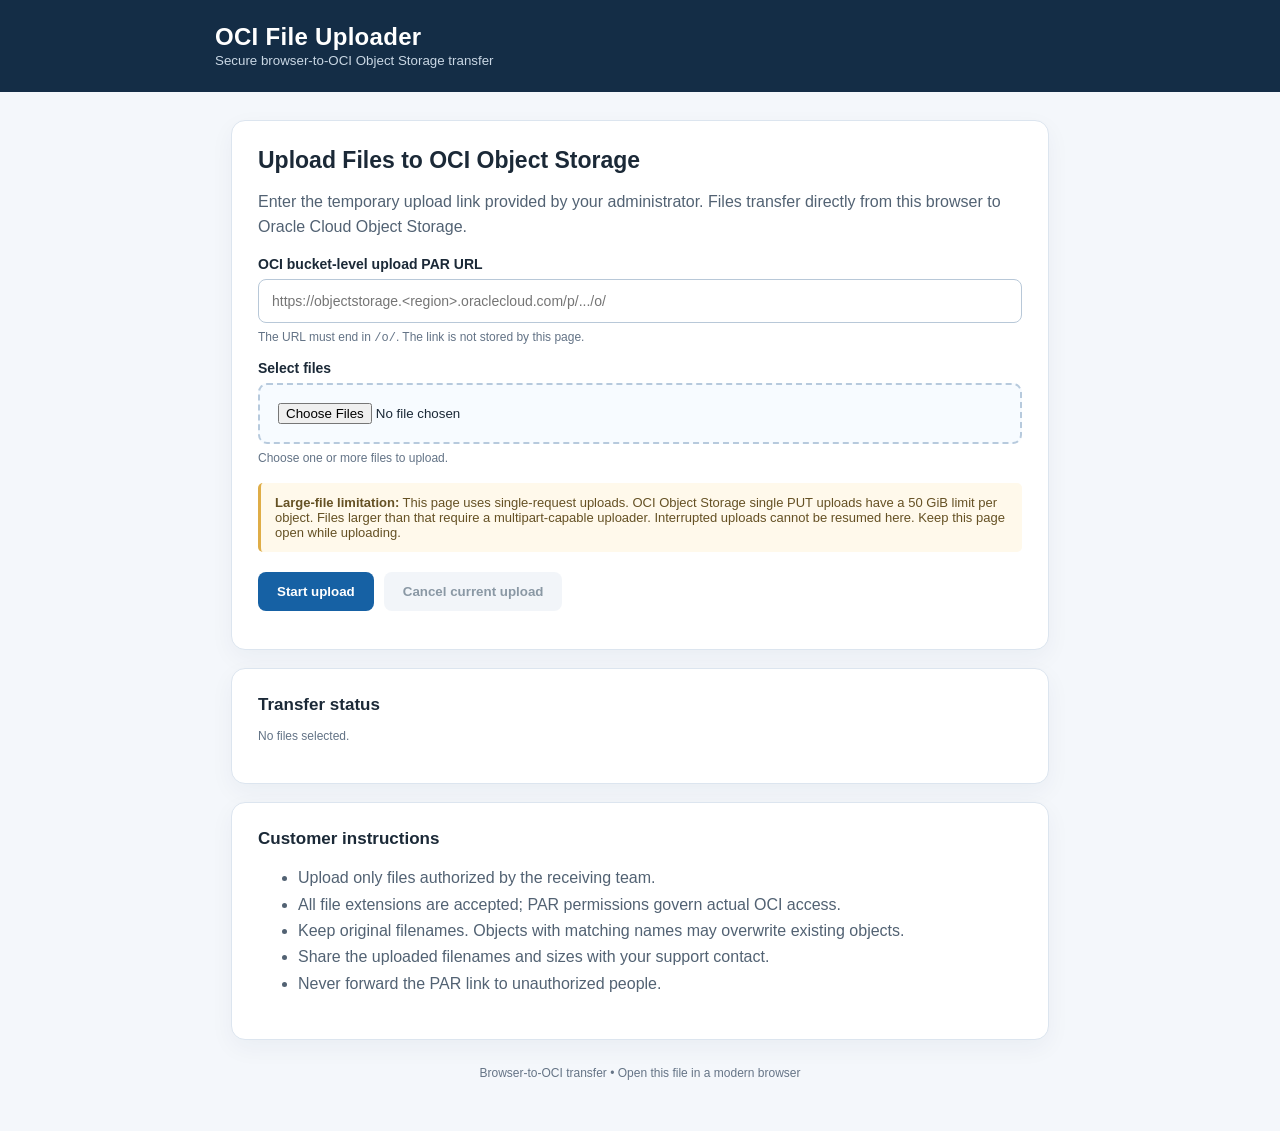
<file: oci-file-uploader.html>
<!DOCTYPE html>
<html lang="en">
<head>
  <meta charset="utf-8">
  <meta name="viewport" content="width=device-width, initial-scale=1">
  <title>OCI File Uploader</title>
  <style>
    :root { font-family: Inter, "Segoe UI", Arial, sans-serif; color: #1b2937; background: #f4f7fb; }
    * { box-sizing: border-box; }
    body { margin: 0; }
    .top { background: #142d46; color: #fff; padding: 23px max(22px, calc((100vw - 850px) / 2)); }
    .brand { font-size: 24px; font-weight: 750; letter-spacing: .3px; }
    .top small { color: #c9d7e4; }
    .wrap { max-width: 850px; margin: 28px auto; padding: 0 16px; }
    .panel { margin-bottom: 18px; padding: 26px; border: 1px solid #dce5ef; border-radius: 14px; background: #fff; box-shadow: 0 8px 25px #17344d0c; }
    h1 { margin: 0 0 8px; font-size: 23px; }
    h2 { margin: 0 0 12px; font-size: 17px; }
    p, ul { color: #526273; line-height: 1.55; }
    ul { line-height: 1.65; }
    label { display: block; margin: 15px 0 7px; font-size: 14px; font-weight: 650; }
    input[type="url"] { width: 100%; padding: 13px; border: 1px solid #b8c8d8; border-radius: 8px; font-size: 14px; }
    input:focus { outline: 2px solid #4d9dd6; }
    input[type="file"] { width: 100%; padding: 18px; border: 2px dashed #b7cadd; border-radius: 9px; background: #f7fbff; }
    .hint { margin: 7px 0; color: #637386; font-size: 12px; }
    .note { margin-top: 18px; padding: 12px 14px; border-left: 3px solid #dfad47; border-radius: 5px; background: #fff9eb; color: #655124; font-size: 13px; }
    .actions { display: flex; flex-wrap: wrap; gap: 10px; margin-top: 20px; }
    button { padding: 12px 19px; border: 0; border-radius: 8px; background: #1661a4; color: #fff; font-weight: 650; cursor: pointer; }
    button.secondary { background: #e6edf5; color: #18334c; }
    button:disabled { opacity: .5; cursor: not-allowed; }
    .file { margin-top: 10px; padding: 13px; border: 1px solid #e2e9f1; border-radius: 9px; }
    .filetop { display: flex; justify-content: space-between; gap: 12px; word-break: break-word; }
    .muted { color: #637386; font-size: 12px; }
    .bar { height: 8px; margin: 10px 0; overflow: hidden; border-radius: 9px; background: #e6edf4; }
    .fill { width: 0; height: 100%; background: #247ab8; transition: width .2s; }
    .status { color: #536a7e; font-size: 12px; white-space: pre-wrap; }
    .success { color: #137147; }
    .error { color: #af3232; }
    .message { display: none; margin-top: 15px; padding: 10px 12px; border: 1px solid #e2a5a5; border-left: 4px solid #b42318; border-radius: 6px; background: #fff1f0; color: #7a271a; font-size: 13px; }
    .message.show { display: block; }
    .footer { padding: 8px 0 24px; color: #657486; font-size: 12px; text-align: center; }
    code { overflow-wrap: anywhere; }
    @media (max-width: 600px) { .panel { padding: 18px; } .top { padding: 18px; } }
  </style>
</head>
<body>
  <header class="top">
    <div class="brand">OCI File Uploader</div>
    <small>Secure browser-to-OCI Object Storage transfer</small>
  </header>

  <main class="wrap">
    <section class="panel">
      <h1>Upload Files to OCI Object Storage</h1>
      <p>Enter the temporary upload link provided by your administrator. Files transfer directly from this browser to Oracle Cloud Object Storage.</p>

      <label for="par">OCI bucket-level upload PAR URL</label>
      <input id="par" type="url" autocomplete="off" spellcheck="false" placeholder="https://objectstorage.&lt;region&gt;.oraclecloud.com/p/.../o/">
      <div class="hint">The URL must end in <code>/o/</code>. The link is not stored by this page.</div>

      <label for="files">Select files</label>
      <input id="files" type="file" multiple>
      <div class="hint">Choose one or more files to upload.</div>

      <div class="note"><b>Large-file limitation:</b> This page uses single-request uploads. OCI Object Storage single PUT uploads have a 50 GiB limit per object. Files larger than that require a multipart-capable uploader. Interrupted uploads cannot be resumed here. Keep this page open while uploading.</div>
      <div id="message" class="message" role="alert" aria-live="assertive"></div>
      <div class="actions">
        <button id="start" type="button">Start upload</button>
        <button id="cancel" type="button" class="secondary" disabled>Cancel current upload</button>
      </div>
      <p id="summary" class="status" role="status" aria-live="polite"></p>
    </section>

    <section class="panel">
      <h2>Transfer status</h2>
      <div id="items"><p class="muted">No files selected.</p></div>
    </section>

    <section class="panel">
      <h2>Customer instructions</h2>
      <ul>
        <li>Upload only files authorized by the receiving team.</li>
        <li>All file extensions are accepted; PAR permissions govern actual OCI access.</li>
        <li>Keep original filenames. Objects with matching names may overwrite existing objects.</li>
        <li>Share the uploaded filenames and sizes with your support contact.</li>
        <li>Never forward the PAR link to unauthorized people.</li>
      </ul>
    </section>

    <div class="footer">Browser-to-OCI transfer • Open this file in a modern browser</div>
  </main>

  <script>
    (() => {
      "use strict";
      const $ = id => document.getElementById(id);
      const MAX_FILE_SIZE = 50 * 1024 ** 3;
      let currentRequest = null;
      let busy = false;

      const humanSize = bytes => bytes >= 1024 ** 3
        ? (bytes / 1024 ** 3).toFixed(2) + " GiB"
        : (bytes / 1024 ** 2).toFixed(1) + " MiB";

      const escapeHtml = text => text.replace(/[&<>"']/g, char => ({
        "&": "&amp;", "<": "&lt;", ">": "&gt;", "\"": "&quot;", "'": "&#39;"
      })[char]);

      function validPar(value) {
        try {
          const url = new URL(value);
          return url.protocol === "https:"
            && /^objectstorage\.[a-z0-9-]+\.oraclecloud\.com$/i.test(url.hostname)
            && /^\/p\/[^/]+\/n\/[^/]+\/b\/[^/]+\/o\/$/.test(url.pathname)
            && !url.search
            && !url.hash;
        } catch {
          return false;
        }
      }

      function showMessage(text) {
        $("message").textContent = text;
        $("message").classList.add("show");
      }

      function clearMessage() {
        $("message").classList.remove("show");
      }

      function renderFiles() {
        const files = [...$("files").files];
        $("items").innerHTML = files.length
          ? files.map((file, index) => `<div class="file" id="item${index}">
              <div class="filetop"><strong>${escapeHtml(file.name)}</strong><span class="muted">${humanSize(file.size)}</span></div>
              <div class="bar"><div class="fill" id="fill${index}"></div></div>
              <div class="status" id="stat${index}">Waiting</div>
            </div>`).join("")
          : '<p class="muted">No files selected.</p>';
      }

      function setStatus(index, text, className = "") {
        const element = $("stat" + index);
        if (element) {
          element.textContent = text;
          element.className = "status " + className;
        }
      }

      function sendFile(file, url, index) {
        return new Promise((resolve, reject) => {
          const request = new XMLHttpRequest();
          currentRequest = request;
          const startedAt = Date.now();
          request.open("PUT", url, true);
          request.timeout = 0;
          request.setRequestHeader("Content-Type", "application/octet-stream");
          request.upload.onprogress = event => {
            if (!event.lengthComputable) return;
            const percent = Math.min(100, Math.round(100 * event.loaded / event.total));
            $("fill" + index).style.width = percent + "%";
            const seconds = Math.max(1, (Date.now() - startedAt) / 1000);
            setStatus(index, `${percent}% • ${humanSize(event.loaded)} / ${humanSize(event.total)} • ${humanSize(event.loaded / seconds)}/s`);
          };
          request.onload = () => request.status >= 200 && request.status < 300
            ? resolve()
            : reject(new Error("HTTP " + request.status + " — check PAR expiry, permissions, CORS, and object size"));
          request.onerror = () => reject(new Error("Network/CORS error — check OCI bucket CORS rules and PAR permissions"));
          request.onabort = () => reject(new Error("Cancelled"));
          request.send(file);
        });
      }

      $("files").addEventListener("change", () => { clearMessage(); renderFiles(); });
      $("par").addEventListener("input", clearMessage);
      $("cancel").addEventListener("click", () => currentRequest?.abort());
      $("start").addEventListener("click", async () => {
        if (busy) return;
        clearMessage();
        $("summary").textContent = "";
        const par = $("par").value.trim();
        const files = [...$("files").files];

        if (!validPar(par)) return showMessage("Enter a valid OCI bucket-level PAR URL ending in /o/.");
        if (!files.length) return showMessage("Select one or more files.");
        if (files.some(file => file.size === 0)) return showMessage("Empty files are not accepted.");
        if (files.some(file => file.size > MAX_FILE_SIZE)) return showMessage("At least one file exceeds 50 GiB. Use a multipart upload tool for that file.");
        if (new Set(files.map(file => file.name)).size !== files.length) return showMessage("Duplicate filenames selected. Rename the files before uploading.");

        busy = true;
        $("start").disabled = true;
        $("cancel").disabled = false;
        $("files").disabled = true;
        $("par").disabled = true;
        renderFiles();

        let completed = 0;
        for (let index = 0; index < files.length; index++) {
          try {
            setStatus(index, "Uploading…");
            await sendFile(files[index], par + encodeURIComponent(files[index].name), index);
            $("fill" + index).style.width = "100%";
            setStatus(index, "Uploaded successfully", "success");
            completed++;
          } catch (error) {
            setStatus(index, "Failed: " + error.message, "error");
            $("summary").textContent = `${completed} of ${files.length} uploaded. Upload stopped. Check the error before retrying.`;
            break;
          } finally {
            currentRequest = null;
          }
        }

        if (completed === files.length) {
          $("summary").textContent = `All ${completed} file(s) uploaded successfully. Confirm object names and sizes with the receiving team.`;
        }
        busy = false;
        $("start").disabled = false;
        $("cancel").disabled = true;
        $("files").disabled = false;
        $("par").disabled = false;
      });
    })();
  </script>
</body>
</html>
</file>
